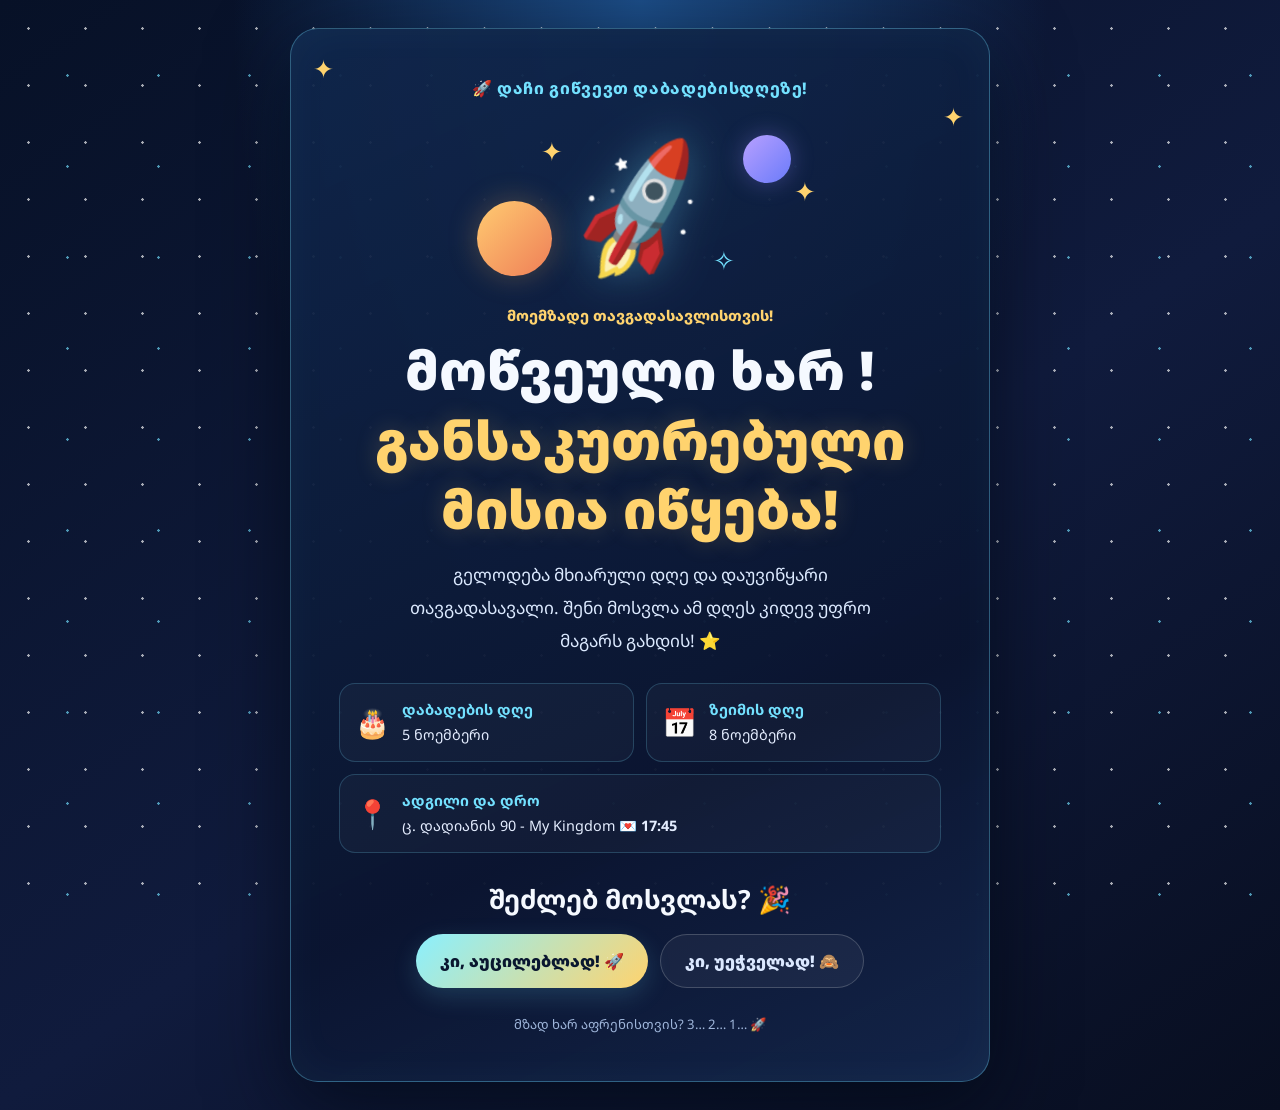
<file: boy-birthday-invitation/index.html>
<!DOCTYPE html>
<html lang="ka">
<head>
  <meta charset="UTF-8">
  <meta name="viewport" content="width=device-width, initial-scale=1.0">
  <meta name="theme-color" content="#09162f">
  <title>დაბადების დღის მოსაწვევი 🚀</title>
  <link rel="stylesheet" href="style.css">
  <script src="script.js" defer></script>
</head>
<body>
  <div class="stars" aria-hidden="true"></div>
  <main class="page">
    <section class="invitation">
      <p class="eyebrow">🚀 დაჩი გიწვევთ დაბადებისდღეზე!</p>
      <div class="planet-scene" aria-hidden="true">
        <span class="planet planet-one"></span>
        <span class="planet planet-two"></span>
        <span class="star star-one">✦</span>
        <span class="star star-two">✧</span>
        <span class="star star-three">✦</span>
        <div class="rocket">🚀</div>
      </div>

      <p class="small-title">მოემზადე თავგადასავლისთვის!</p>
      <h1>მოწვეული ხარ ! <span>განსაკუთრებული მისია იწყება!</span></h1>
      <p class="intro">გელოდება მხიარული დღე და დაუვიწყარი თავგადასავალი. შენი მოსვლა ამ დღეს კიდევ უფრო მაგარს გახდის! ⭐</p>

      <div class="details">
        <div class="detail">
          <span class="detail-icon">🎂</span>
          <div><h2>დაბადების დღე</h2><p>5 ნოემბერი</p></div>
        </div>
        <div class="detail">
          <span class="detail-icon">📅</span>
          <div><h2>ზეიმის დღე</h2><p>8 ნოემბერი</p></div>
        </div>
        <div class="detail location">
          <span class="detail-icon">📍</span>
          <div><h2>ადგილი და დრო</h2><p>ც. დადიანის 90 - My Kingdom 💌 <strong>17:45</strong></p></div>
        </div>
      </div>

      <h2 class="question">შეძლებ მოსვლას? 🎉</h2>
      <div class="buttons">
        <button class="yes-button" id="yesButton">კი, აუცილებლად! 🚀</button>
        <button class="no-button" id="noButton">კი, უეჭველად! 🙈</button>
      </div>

      <div class="message" id="message" role="status" aria-live="polite">
        <span class="message-emoji">🎉</span>
        <strong>შენ აუცილებლად უნდა მოხვიდე!</strong>
        <p>მოემზადე მაგარი დაბადების დღისთვის! 🥳</p>
      </div>
      <p class="footer">მზად ხარ აფრენისთვის? 3… 2… 1… 🚀</p>
    </section>
  </main>
</body>
</html>
</file>
<file: boy-birthday-invitation/style.css>
@import url('https://fonts.googleapis.com/css2?family=Noto+Sans+Georgian:wght@400;500;600;700;800;900&display=swap');

:root {
  --navy: #09162f;
  --blue: #143b73;
  --cyan: #73e1ff;
  --gold: #ffd36e;
  --white: #f5f9ff;
}

* { box-sizing: border-box; }

body {
  margin: 0;
  min-height: 100vh;
  color: var(--white);
  font-family: "Noto Sans Georgian", sans-serif;
  background:
    radial-gradient(ellipse at 50% 0%, #1c4e88 0%, transparent 45%),
    linear-gradient(145deg, #071127, #101b3d 55%, #080e20);
  overflow-x: hidden;
}

.stars {
  position: fixed;
  inset: 0;
  pointer-events: none;
  opacity: .65;
  background-image:
    radial-gradient(#fff 1px, transparent 1.5px),
    radial-gradient(#73e1ff 1px, transparent 1.5px);
  background-size: 57px 57px, 91px 91px;
  background-position: 0 0, 22px 30px;
  animation: twinkle 4s ease-in-out infinite alternate;
}

.page {
  min-height: 100vh;
  display: grid;
  place-items: center;
  padding: 28px 15px;
  position: relative;
  z-index: 1;
}

.invitation {
  width: min(100%, 700px);
  padding: clamp(24px, 5vw, 48px);
  text-align: center;
  position: relative;
  overflow: hidden;
  border-radius: 28px;
  border: 1px solid #73e1ff55;
  background: linear-gradient(155deg, #10264beF, #0b1530f7 68%, #14264aF2);
  box-shadow: 0 25px 80px #020714aa, inset 0 0 45px #73e1ff0b;
}

.invitation::before,
.invitation::after {
  content: "✦";
  position: absolute;
  color: var(--gold);
  font-size: 25px;
  animation: float 3s ease-in-out infinite;
}
.invitation::before { left: 22px; top: 22px; }
.invitation::after { right: 25px; top: 70px; animation-delay: 1s; }

.eyebrow {
  color: var(--cyan);
  font-weight: 800;
  letter-spacing: .04em;
  margin: 0;
}

.planet-scene {
  height: 190px;
  max-width: 430px;
  margin: 12px auto 0;
  position: relative;
  display: grid;
  place-items: center;
}

.rocket {
  font-size: clamp(76px, 16vw, 112px);
  filter: drop-shadow(0 0 22px #73e1ff55);
  transform: rotate(-15deg);
  animation: rocket-float 3s ease-in-out infinite;
  z-index: 2;
}

.planet {
  position: absolute;
  border-radius: 50%;
}
.planet-one {
  width: 75px;
  height: 75px;
  left: 12%;
  bottom: 25px;
  background: linear-gradient(135deg, #ffcb71, #ef7e57);
  box-shadow: 0 0 30px #ffb95744;
}
.planet-two {
  width: 48px;
  height: 48px;
  right: 15%;
  top: 24px;
  background: linear-gradient(135deg, #b8a0ff, #6a7bfa);
  box-shadow: 0 0 25px #938bff55;
}
.star { position: absolute; color: var(--gold); font-size: 26px; }
.star-one { top: 22px; left: 27%; }
.star-two { right: 28%; bottom: 23px; color: var(--cyan); }
.star-three { top: 62px; right: 9%; }

.small-title {
  color: var(--gold);
  font-size: .92rem;
  font-weight: 800;
  margin: 4px 0 10px;
}

h1 {
  font-size: clamp(1.9rem, 6.3vw, 3.35rem);
  line-height: 1.3;
  margin: 0 auto 15px;
  font-weight: 900;
}
h1 span {
  display: block;
  color: var(--gold);
  text-shadow: 0 0 25px #ffd36e33;
}

.intro {
  max-width: 520px;
  margin: 0 auto;
  color: #dceaff;
  line-height: 1.9;
  font-size: clamp(.96rem, 2.7vw, 1.08rem);
}

.details {
  display: grid;
  grid-template-columns: 1fr 1fr;
  gap: 12px;
  margin: 25px 0 28px;
}
.detail {
  display: flex;
  align-items: center;
  text-align: left;
  gap: 12px;
  padding: 15px;
  border: 1px solid #73e1ff35;
  background: #ffffff08;
  border-radius: 16px;
}
.detail-icon { font-size: 28px; }
.detail h2 { font-size: .92rem; margin: 0 0 5px; color: var(--cyan); }
.detail p { font-size: .9rem; line-height: 1.55; margin: 0; color: #e4edff; }
.location { grid-column: 1 / -1; }

.question {
  font-size: clamp(1.25rem, 4vw, 1.65rem);
  margin: 20px 0 17px;
}
.buttons {
  display: flex;
  justify-content: center;
  flex-wrap: wrap;
  gap: 12px;
}
button {
  border: 0;
  border-radius: 999px;
  padding: 15px 24px;
  min-height: 54px;
  font: inherit;
  font-weight: 900;
  cursor: pointer;
  transition: transform .2s, box-shadow .2s;
}
button:hover { transform: translateY(-3px); }
button:focus-visible { outline: 3px solid white; outline-offset: 4px; }
.yes-button {
  color: #09162f;
  background: linear-gradient(135deg, #8af0ff, #ffd36e);
  box-shadow: 0 8px 25px #73e1ff2b;
}
.yes-button:hover { box-shadow: 0 12px 32px #73e1ff55; }
.no-button {
  color: #dbe8ff;
  background: #ffffff0c;
  border: 1px solid #ffffff30;
}

.message {
  display: none;
  margin: 23px auto 0;
  padding: 19px 14px;
  border-radius: 17px;
  background: #73e1ff12;
  border: 1px solid #73e1ff77;
  color: #fff0b5;
  line-height: 1.8;
  animation: appear .45s ease both;
}
.message.show { display: block; }
.message-emoji { display: block; font-size: 32px; animation: bounce .7s ease-in-out infinite alternate; }
.message p { margin: 5px 0 0; color: #e4edff; }
.footer { color: #9fb6db; font-size: .82rem; margin: 27px 0 0; }

.confetti {
  position: fixed;
  top: -25px;
  z-index: 5;
  pointer-events: none;
  animation: fall linear forwards;
}

@keyframes twinkle { from { opacity: .3; } to { opacity: .8; } }
@keyframes float { 0%,100% { transform: translateY(0); } 50% { transform: translateY(-8px); } }
@keyframes rocket-float { 0%,100% { transform: translateY(0) rotate(-15deg); } 50% { transform: translateY(-9px) rotate(-8deg); } }
@keyframes appear { from { opacity: 0; transform: translateY(10px); } to { opacity: 1; transform: translateY(0); } }
@keyframes bounce { from { transform: scale(.92); } to { transform: scale(1.1); } }
@keyframes fall { to { transform: translateY(110vh) rotate(650deg); opacity: .2; } }

@media (max-width: 470px) {
  .details { grid-template-columns: 1fr; }
  .location { grid-column: auto; }
  .detail { padding: 13px; }
  .planet-scene { height: 165px; }
  .invitation { border-radius: 22px; }
  button { padding: 13px 18px; }
}
@media (prefers-reduced-motion: reduce) {
  *, *::before, *::after { animation-duration: .01ms !important; animation-iteration-count: 1 !important; }
}
</file>
